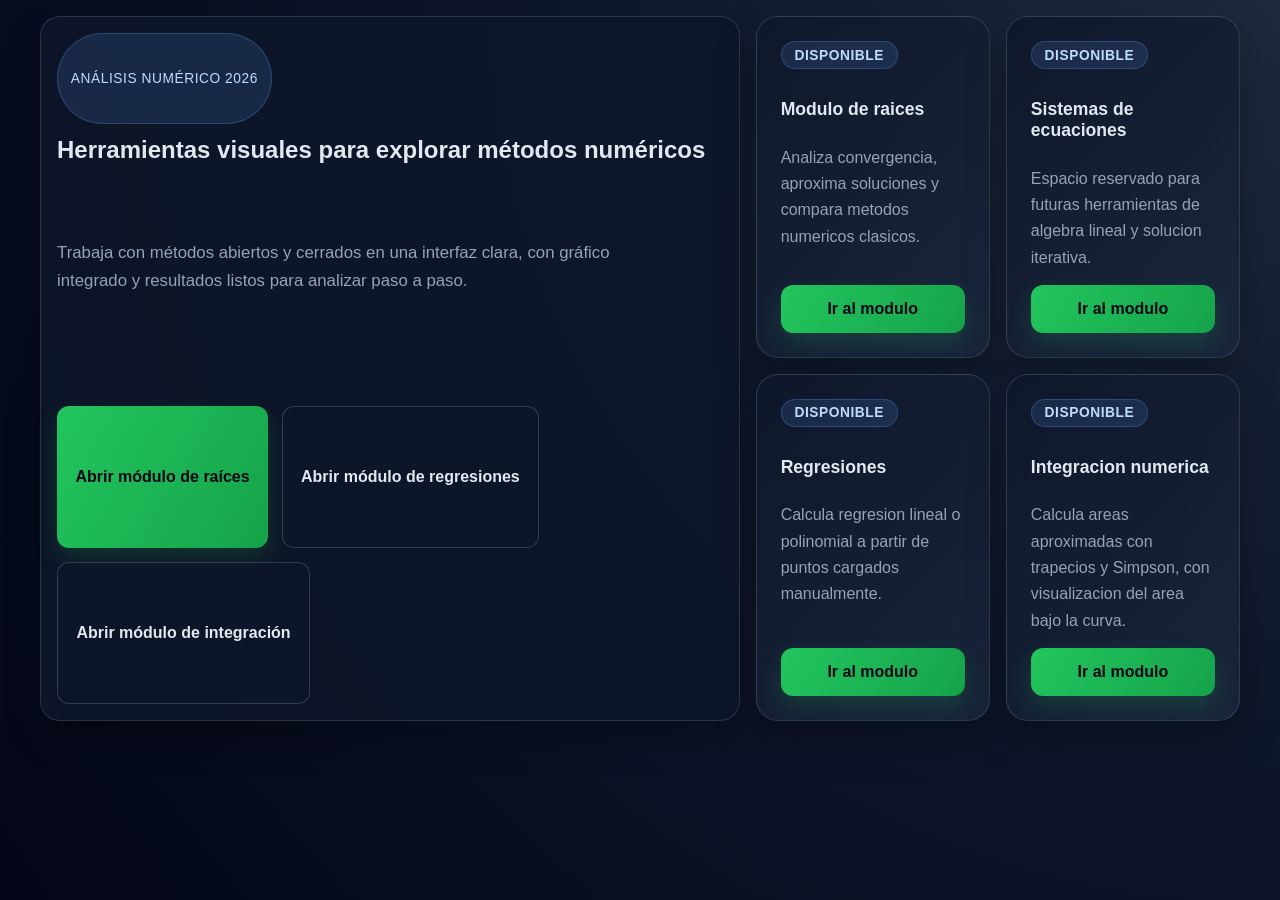
<file: Metodo Numerico/frontend/index.html>
<!DOCTYPE html>
<html lang="es">
<head>
    <meta charset="UTF-8">
    <meta name="viewport" content="width=device-width, initial-scale=1.0">
    <title>Analisis Numerico | Inicio</title>
    <link rel="stylesheet" href="./styles/styles.css">
</head>
<body class="home-body">

    <main class="home-layout">
        <section class="home-header">
            <div class="home-title-card">
                <p class="home-badge">Análisis Numérico 2026</p>
                <h1>Herramientas visuales para explorar métodos numéricos</h1>
                <p class="home-description">
                    Trabaja con métodos abiertos y cerrados en una interfaz clara, con gráfico integrado
                    y resultados listos para analizar paso a paso.
                </p>
            </div>

            <div class="home-actions">
                <a class="home-primary" href="./pages/raices.html">Abrir módulo de raíces</a>
                <a class="home-secondary" href="./pages/regresiones.html">Abrir módulo de regresiones</a>
                <a class="home-secondary" href="./pages/integracion.html">Abrir módulo de integración</a>
            </div>
        </section>

        <section class="home-modules" id="modulos">
        <article class="module-card module-card-active">
            <span class="module-state">Disponible</span>
            <h3>Modulo de raices</h3>
            <p>Analiza convergencia, aproxima soluciones y compara metodos numericos clasicos.</p>
            <a href="./pages/raices.html">Ir al modulo</a>
        </article>

        <article class="module-card module-card-active">
            <span class="module-state">Disponible</span>
            <h3>Sistemas de ecuaciones</h3>
            <p>Espacio reservado para futuras herramientas de algebra lineal y solucion iterativa.</p>
            <a href="./pages/sistEcuacion.html">Ir al modulo</a>
        </article>

        <article class="module-card module-card-active">
            <span class="module-state">Disponible</span>
            <h3>Regresiones</h3>
            <p>Calcula regresion lineal o polinomial a partir de puntos cargados manualmente.</p>
            <a href="./pages/regresiones.html">Ir al modulo</a>
        </article>

        <article class="module-card module-card-active">
            <span class="module-state">Disponible</span>
            <h3>Integracion numerica</h3>
            <p>Calcula areas aproximadas con trapecios y Simpson, con visualizacion del area bajo la curva.</p>
            <a href="./pages/integracion.html">Ir al modulo</a>
        </article>
    </section>
    </main>
</body>
</html>
</file>
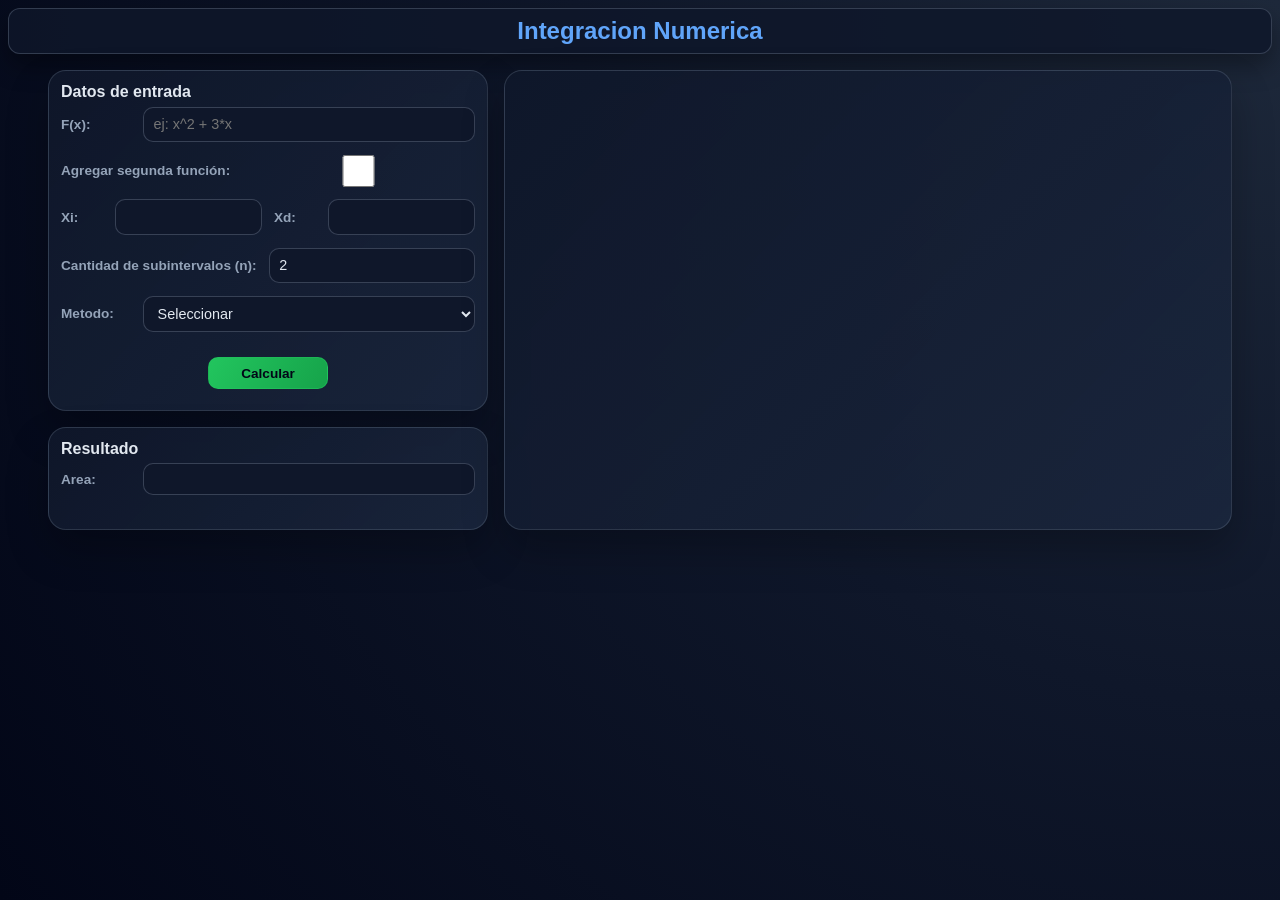
<file: Metodo Numerico/frontend/pages/integracion.html>
<!DOCTYPE html>
<html lang="es">
<head>
    <meta charset="UTF-8">
    <title>Integracion Numerica</title>
    <link rel="stylesheet" href="../styles/styles.css">
    <meta name="viewport" content="width=device-width,initial-scale=1">
</head>
<body>
    <nav>
        <ul>
            <li><a href="../index.html"><h1>Integracion Numerica</h1></a></li>
        </ul>
    </nav>

    <section class="integracion-layout">
        <div class="integracion-grid">
            <div class="card integracion-card">
                <h2>Datos de entrada</h2>

                <div class="integracion-row">
                    <label for="funcion-integracion">F(x):</label>
                    <input id="funcion-integracion" placeholder="ej: x^2 + 3*x">
                </div>
                
                <div class="integracion-row">
                    <label for="enable-funcion-2">Agregar segunda función:</label>
                    <input id="enable-funcion-2" type="checkbox" onchange="toggleFuncion2(this.checked)">
                </div>

                <div class="integracion-row" id="wrapper-funcion2" style="display: none;">
                    <label for="funcion2-integracion">G(x):</label>
                    <input id="funcion2-integracion" placeholder="ej: ln(x) o e^x">
                </div>
                <div class="integracion-row integracion-limits">
                    <div>
                        <label for="xi-integracion">Xi:</label>
                        <input id="xi-integracion" type="number" step="any">
                    </div>
                    <div>
                        <label for="xd-integracion">Xd:</label>
                        <input id="xd-integracion" type="number" step="any">
                    </div>
                </div>

                <div class="integracion-row">
                    <label for="n-integracion">Cantidad de subintervalos (n):</label>
                    <input id="n-integracion" type="number" min="1" value="2">
                </div>

                <div class="integracion-row">
                    <label for="metodo-integracion">Metodo:</label>
                    <select id="metodo-integracion">
                        <option value="">Seleccionar</option>
                        <option value="trapecios_simple">Trapecios simple</option>
                        <option value="trapecios_multiple">Trapecios multiple</option>
                        <option value="simpson_1_3_simple">Simpson 1/3 simple</option>
                        <option value="simpson_1_3_multiple">Simpson 1/3 multiple</option>
                        <option value="simpson_3_8">Simpson 3/8</option>
                        <option value="simpson_combinado">Simpson combinado</option>
                    </select>
                </div>

                <div class="button-grid">
                    <button id="calcular-integracion-btn" type="button" onclick="calcular_integracion()">Calcular</button>
                </div>
            </div>

            <div class="card integracion-card">
                <h2>Resultado</h2>

                <div class="integracion-row">
                    <label for="result-area-integracion">Area:</label>
                    <span class="result-value-large result-status" id="result-area-integracion"></span>
                </div>
            </div>
        </div>

        <div id="grafico-integracion"></div>
    </section>

    <script src="https://www.geogebra.org/apps/deployggb.js"></script>
    <script src="../js/main.js"></script>
</body>
</html>
</file>
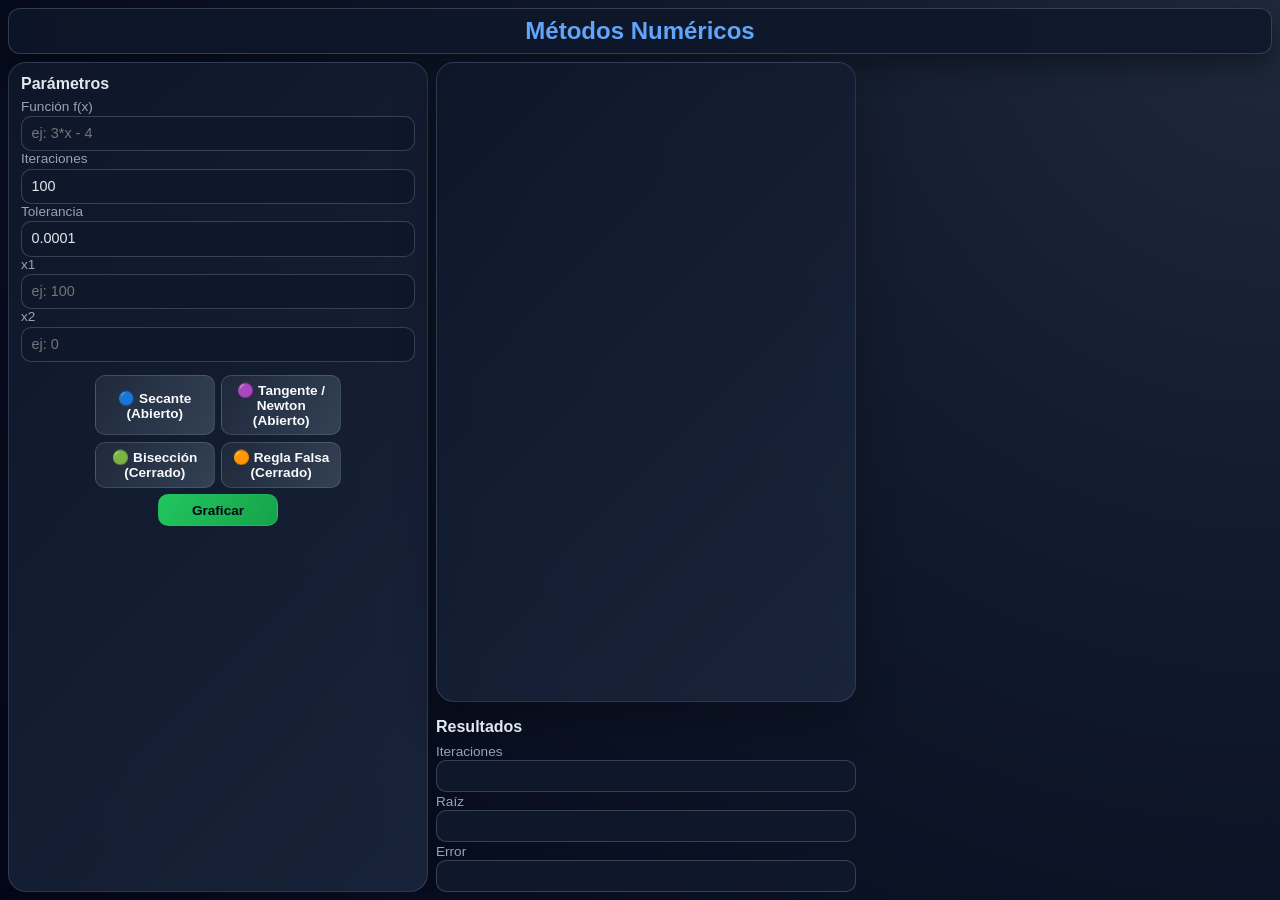
<file: Metodo Numerico/frontend/pages/raices.html>
<!DOCTYPE html>
<html lang="es">
    <head>
        <meta charset="UTF-8">
        <title>Métodos Numericos 2026</title>
        <link rel="stylesheet" href="../styles/styles.css">
        <meta name="viewport" content="width=device-width,initial-scale=1">
        <meta charset="utf-8"/>
    </head>

<body>
    <nav>
        <ul>
            <li><a href="./index.html"><h1>Métodos Numéricos</h1></a></li>
        </ul>
    </nav>
    <section class="pantalla_principal">
        <div class="card">

            <h2>Parámetros</h2>

            <label>Función f(x)</label>
            <input id="expr_str" placeholder="ej: 3*x - 4">

            <label>Iteraciones</label>
            <input id="iteraciones" type="number" value="100">

            <label>Tolerancia</label>
            <input id="tolerancia" value="0.0001">

            <label>x1</label>
            <input id="x1" placeholder="ej: 100">

            <label>x2</label>
            <input id="x2" placeholder="ej: 0">
             
           <div class="button-grid"> 
                      <div class="metodos-grid">
                        <button class="metodo-btn" onclick="seleccionarMetodo('secante', this)">
                            🔵 Secante (Abierto)
                        </button>
                        <button class="metodo-btn" onclick="seleccionarMetodo('tangente', this)">
                            🟣 Tangente / Newton (Abierto)
                        </button>
                        <button class="metodo-btn" onclick="seleccionarMetodo('biseccion', this)">
                            🟢 Bisección (Cerrado)
                        </button>
                        <button class="metodo-btn" onclick="seleccionarMetodo('regla_falsa', this)">
                            🟠 Regla Falsa (Cerrado)
                        </button>
                      </div>
                      <button id="graficar-btn" onclick="graficar_y_calcular()">Graficar</button>
            </div>
        </div>

        <div class="panel-derecho">
            <div id="grafico"></div>

            <div class="resultados">
                <h2>Resultados</h2>
                <label>Iteraciones</label>
                <span id="result-iteraciones" class="result-value"></span>
                <label>Raíz</label>
                <span id="result-raiz" class="result-value"></span>
                <label>Error</label>
                <span id="result-error" class="result-value"></span>
            </div>
        </div>
    </section>

    <script src="https://www.geogebra.org/apps/deployggb.js"></script>
    <script src="../js/main.js?v=20260513-1"></script>
</body>
</html>
</file>
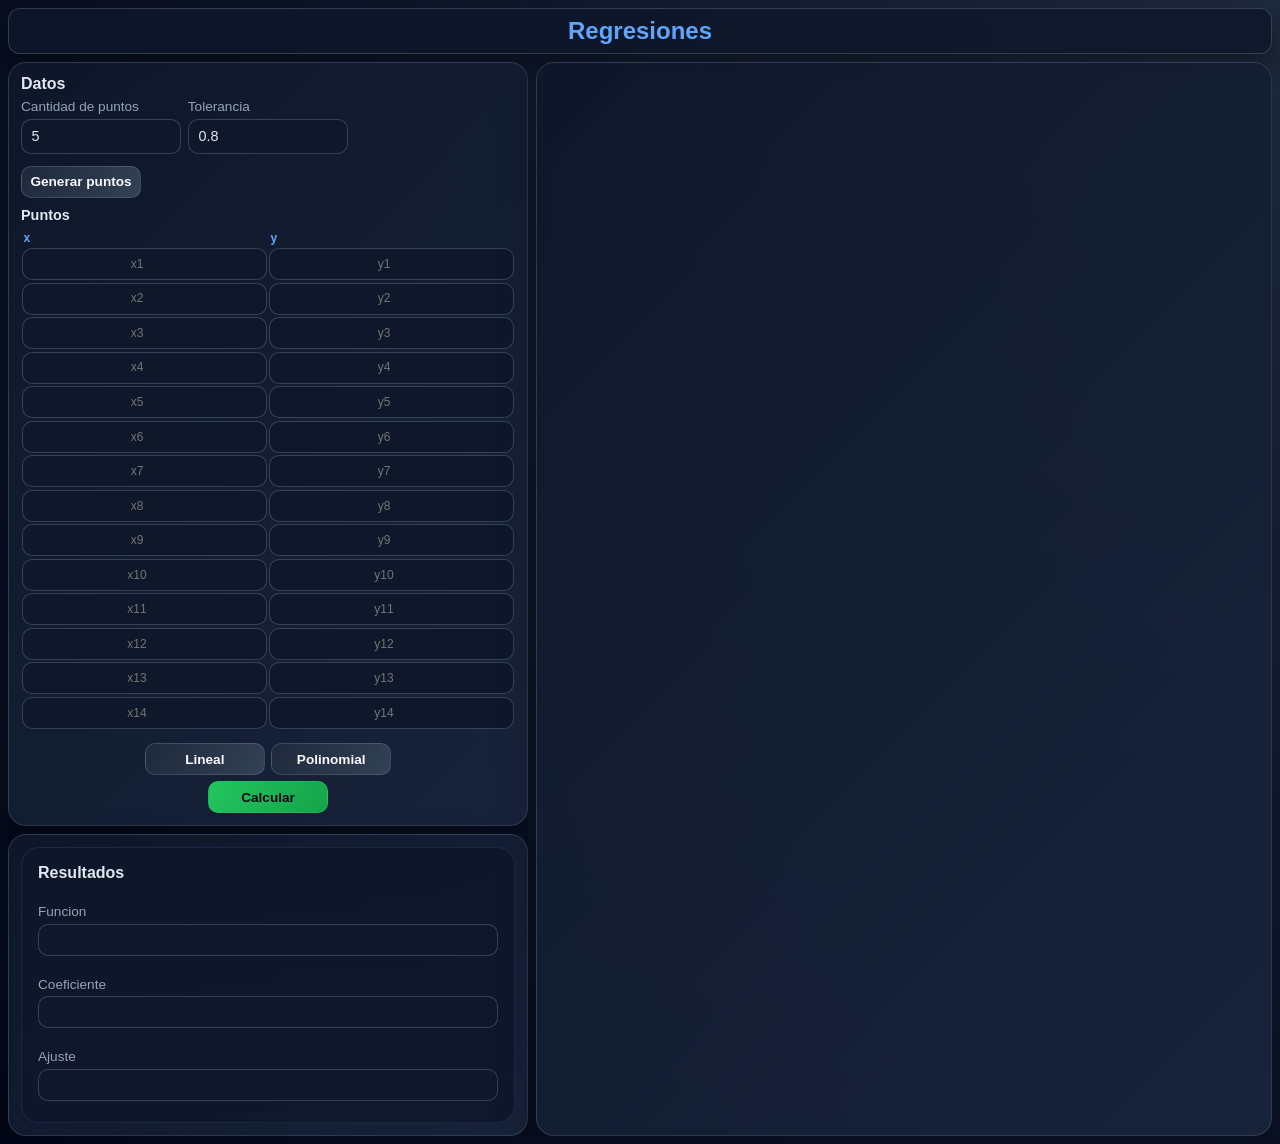
<file: Metodo Numerico/frontend/pages/regresiones.html>
<!DOCTYPE html>
<html lang="es">
<head>
    <meta charset="UTF-8">
    <title>Regresiones</title>
    <link rel="stylesheet" href="../styles/styles.css">
    <meta name="viewport" content="width=device-width,initial-scale=1">
</head>
<body>
    <nav>
        <ul>
            <li><a href="../index.html"><h1>Regresiones</h1></a></li>
        </ul>
    </nav>

    <section class="pantalla_principal regresion-layout">
        <div class="regresion-left-panel">
            <div class="card regresion-card">
                <h2>Datos</h2>

                <div class="form-grid regresion-form-grid">
                    <div>
                        <label>Cantidad de puntos</label>
                        <input id="cantidad-puntos" type="number" min="2" max="14" value="5">
                    </div>

                    <div>
                        <label>Tolerancia</label>
                        <input id="tolerancia-regresion" type="number" step="0.01" min="0" max="1" value="0.8">
                    </div>

                    <div id="grado-container" class="is-hidden">
                        <label>Grado</label>
                        <input id="grado-regresion" type="number" min="1" value="2">
                    </div>
                </div>

                <div class="optimize-row">
                    <button id="generar-puntos-btn" type="button">Generar puntos</button>
                </div>

                <h3>Puntos</h3>
                <div class="points-panel">
                    <table class="points-table">
                        <thead>
                            <tr>
                                <th>x</th>
                                <th>y</th>
                            </tr>
                        </thead>
                        <tbody>
                            <tr>
                                <td><input type="number" step="any" placeholder="x1"></td>
                                <td><input type="number" step="any" placeholder="y1"></td>
                            </tr>
                            <tr>
                                <td><input type="number" step="any" placeholder="x2"></td>
                                <td><input type="number" step="any" placeholder="y2"></td>
                            </tr>
                            <tr>
                                <td><input type="number" step="any" placeholder="x3"></td>
                                <td><input type="number" step="any" placeholder="y3"></td>
                            </tr>
                            <tr>
                                <td><input type="number" step="any" placeholder="x4"></td>
                                <td><input type="number" step="any" placeholder="y4"></td>
                            </tr>
                            <tr>
                                <td><input type="number" step="any" placeholder="x5"></td>
                                <td><input type="number" step="any" placeholder="y5"></td>
                            </tr>
                            <tr>
                                <td><input type="number" step="any" placeholder="x6"></td>
                                <td><input type="number" step="any" placeholder="y6"></td>
                            </tr>
                            <tr>
                                <td><input type="number" step="any" placeholder="x7"></td>
                                <td><input type="number" step="any" placeholder="y7"></td>
                            </tr>
                            <tr>
                                <td><input type="number" step="any" placeholder="x8"></td>
                                <td><input type="number" step="any" placeholder="y8"></td>
                            </tr>
                            <tr>
                                <td><input type="number" step="any" placeholder="x9"></td>
                                <td><input type="number" step="any" placeholder="y9"></td>
                            </tr>
                            <tr>
                                <td><input type="number" step="any" placeholder="x10"></td>
                                <td><input type="number" step="any" placeholder="y10"></td>
                            </tr>
                            <tr>
                                <td><input type="number" step="any" placeholder="x11"></td>
                                <td><input type="number" step="any" placeholder="y11"></td>
                            </tr>
                            <tr>
                                <td><input type="number" step="any" placeholder="x12"></td>
                                <td><input type="number" step="any" placeholder="y12"></td>
                            </tr>
                            <tr>
                                <td><input type="number" step="any" placeholder="x13"></td>
                                <td><input type="number" step="any" placeholder="y13"></td>
                            </tr>
                            <tr>
                                <td><input type="number" step="any" placeholder="x14"></td>
                                <td><input type="number" step="any" placeholder="y14"></td>
                            </tr>
                        </tbody>
                    </table>
                </div>

                <div class="button-grid">
                    <div class="metodos-grid regresion-metodos-grid">
                        <button class="metodo-btn" type="button" onclick="seleccionarRegresion('lineal', this)">Lineal</button>
                        <button class="metodo-btn" type="button" onclick="seleccionarRegresion('polinomial', this)">Polinomial</button>
                    </div>
                    <button id="calcular-regresion-btn" type="button" onclick="calcular_regresion()">Calcular</button>
                </div>
            </div>

            <div class="result card regresion-result-card">
                <div class="result-card">
                    <h2>Resultados</h2>
                    <div class="result-row">
                        <label>Funcion</label>
                        <span class="result-value-large" id="result-funcion-regresion"></span>
                    </div>
                    <div class="result-row">
                        <label>Coeficiente</label>
                        <span class="result-value-large" id="result-coeficiente-regresion"></span>
                    </div>
                    <div class="result-row">
                        <label>Ajuste</label>
                        <span class="result-value-large result-status" id="result-ajuste-regresion"></span>
                    </div>
                </div>
            </div>
        </div>

        <div class="regresion-right-panel">
            <div id="grafico-regresion"></div>
        </div>
    </section>

    <script src="https://www.geogebra.org/apps/deployggb.js"></script>
    <script src="../js/main.js"></script>
</body>
</html>
</file>
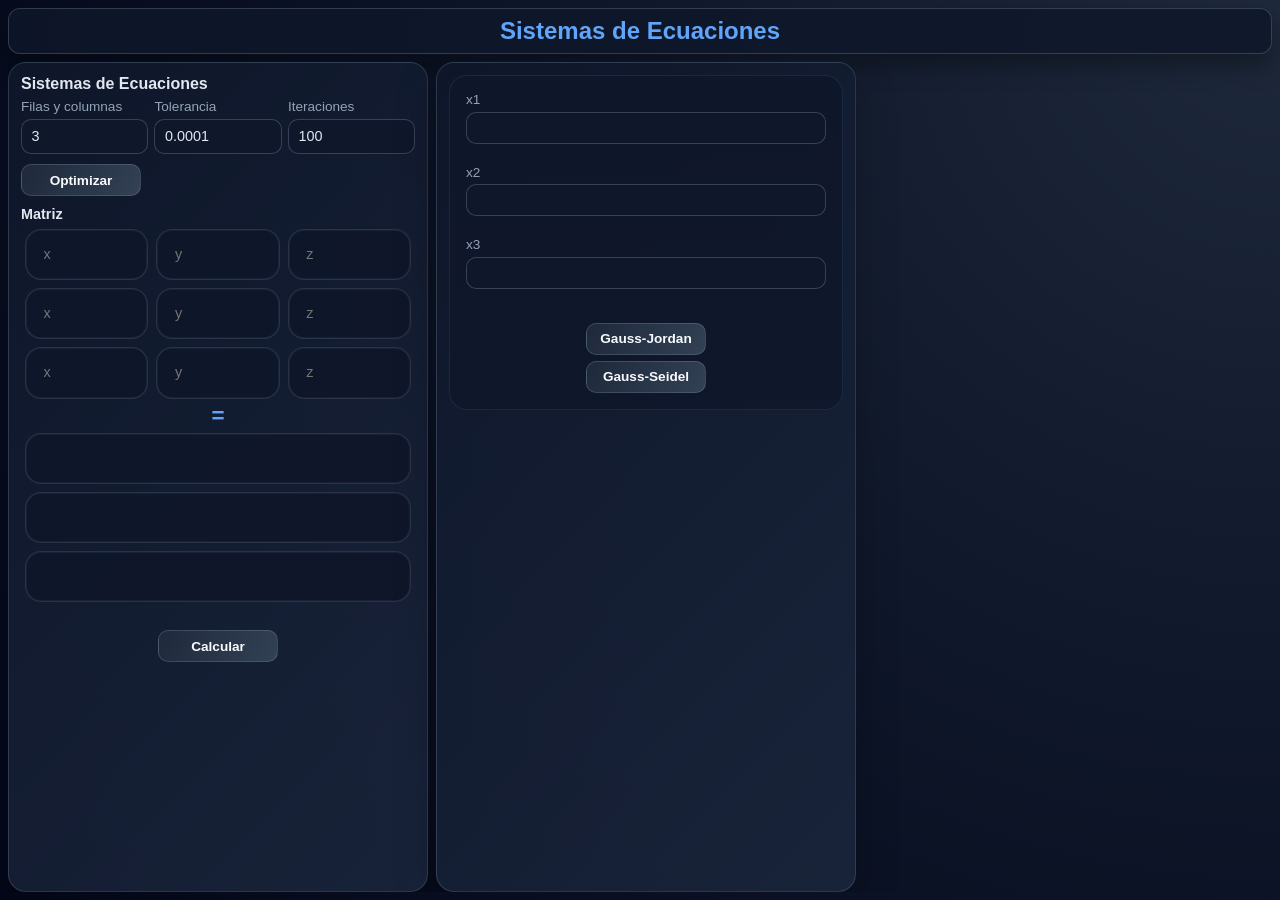
<file: Metodo Numerico/frontend/pages/sistEcuacion.html>
<!DOCTYPE html>
<html lang="es">
<head>
    <meta charset="UTF-8">
    <title>Sistemas de Ecuaciones</title>
    <link rel="stylesheet" href="../styles/styles.css">
    <meta name="viewport" content="width=device-width,initial-scale=1">
</head>
<body>
    <nav>
        <ul>
            <li><a href="./raices.html"><h1>Sistemas de Ecuaciones</h1></a></li>
        </ul>
    </nav>

    <section class="pantalla_principal">
        <div class="card">
            <h2>Sistemas de Ecuaciones</h2>

            <div class="form-grid">
                <div>
                    <label>Filas y columnas</label>
                    <input id="matrix-size" type="number" min="2" max="6" value="3">
                </div>

                <div>
                    <label>Tolerancia</label>
                    <input id="tolerancia" value="0.0001">
                </div>

                <div>
                    <label>Iteraciones</label>
                    <input id="iteraciones" type="number" value="100">
                </div>
            </div>

            <div class="optimize-row">
                <button id="optimizar-btn" >Optimizar</button>
            </div>

            <h3>Matriz</h3>
            <div class="matrix-panel">
                <table class="matrix-table">
                    <tbody>
                        <tr>
                            <td ><input placeholder="x" ></td>
                            <td><input placeholder="y" ></td>
                            <td><input placeholder="z"></td>
                        </tr>
                        <tr>
                            <td ><input placeholder="x" ></td>
                            <td><input placeholder="y" ></td>
                            <td><input placeholder="z" ></td>
                        </tr>
                        <tr>
                            <td><input placeholder="x" ></td>
                            <td><input placeholder="y" ></td>
                            <td><input placeholder="z" ></td>
                        </tr>
                    </tbody>
                </table>
                <div class="equals-sign">=</div>
                <table class="ti-table">
                    <tbody>
                        <tr><td><input ></td></tr>
                        <tr><td><input ></td></tr>
                        <tr><td><input ></td></tr>
                    </tbody>
                </table>
            </div>

            <div class="button-grid" style="margin-top: 1.5rem;">
                <button id="calcular-btn"onclick="calcular_sistema()">Calcular</button>
            </div>
        </div>

        <div class="result card" id="result-card">
            <div class="result-card" id="result-container">
                <div class="result-row">
                    <label>x1</label>
                    <span class="result-value-large" id="result-0"></span>
                </div>
                <div class="result-row">
                    <label>x2</label>
                    <span class="result-value-large" id="result-1"></span>
                </div>
                <div class="result-row">
                    <label>x3</label>
                    <span class="result-value-large" id="result-2"></span>
                </div>
                <div class="result-row is-hidden">
                    <label>Estado</label>
                    <span class="result-value-large result-status" id="result-estado"></span>
                </div>
                <div class="button-grid">
                    <button class="metodo-btn " onclick="seleccionarMetodo('gauss_jordan', this)">Gauss-Jordan</button>
                    <button class="metodo-btn " onclick="seleccionarMetodo('gauss_seidel', this)">Gauss-Seidel</button>
                </div>
            </div>
        </div>
    </section>
    <script src="../js/main.js"></script>
</body>
</html>
</file>
<file: Metodo Numerico/frontend/styles/styles.css>
* {
    margin: 0;
    padding: 0;
    box-sizing: border-box;
}

:root {
    --bg: #0f172a;
    --surface: #111827;
    --surface-soft: #1e293b;
    --text: #e2e8f0;
    --muted: #94a3b8;
    --accent: #60a5fa;
    --accent-dark: #3b82f6;
    --success: #22c55e;
    --success-dark: #16a34a;
    --danger: #f87171;
}

body {
    min-height: 100vh;
    font-family: "Inter", "Segoe UI", Roboto, Arial, sans-serif;
    color: var(--text);
    background: radial-gradient(circle at top right, #1e293b 0%, #0f172a 45%, #020617 100%);
    padding: 0.5rem;
    overflow-x: hidden;
    overflow-y: auto;
    display: flex;
    flex-direction: column;
}

.home-layout {
    width: 100%;
    max-width: 1200px;
    margin: 0 auto;
    display: flex;
    flex-direction: column;
    gap: 1.5rem;
}

.home-header {
    display: grid;
    gap: 1rem;
    padding: 1rem;
    background: rgba(15, 23, 42, 0.85);
    border: 1px solid rgba(148, 163, 184, 0.22);
    border-radius: 20px;
    box-shadow: 0 18px 35px rgba(0, 0, 0, 0.25);
}

.home-title-card {
    display: grid;
    gap: 0.75rem;
}

.home-modules {
    display: grid;
    grid-template-columns: repeat(auto-fit, minmax(240px, 1fr));
    gap: 1rem;
    width: 100%;
}

.module-card {
    background: linear-gradient(135deg, rgba(15, 23, 42, 0.95), rgba(27, 39, 62, 0.86));
    border: 1px solid rgba(148, 163, 184, 0.22);
    border-radius: 18px;
    padding: 1.2rem;
    box-shadow: 0 18px 35px rgba(0, 0, 0, 0.25);
    display: flex;
    flex-direction: column;
    gap: 0.8rem;
}

.module-state {
    align-self: flex-start;
    padding: 0.25rem 0.65rem;
    border-radius: 999px;
    background: rgba(34, 197, 94, 0.12);
    color: var(--success);
    font-size: 0.8rem;
    font-weight: 700;
}

.module-card h3 {
    margin: 0;
    font-size: 1.1rem;
}

.module-card p {
    color: var(--muted);
    line-height: 1.6;
}

.module-card a {
    margin-top: auto;
    color: var(--accent);
    text-decoration: none;
    font-weight: 700;
    transition: color 0.2s ease;
}

.module-card a:hover {
    color: var(--accent-dark);
}

/* titulo fondo*/
nav {
    background: rgba(15, 23, 42, 0.84);
    border: 1px solid rgba(148, 163, 184, 0.28);
    border-radius: 12px;
    box-shadow: 0 12px 25px rgba(0, 0, 0, 0.35);
    padding: 8px 12px;
    margin-bottom: 0.5rem;
    flex-shrink: 0;
}

/* titulo centrado*/
nav ul {
    list-style: none;
    display: flex;
    justify-content: center;
    align-items: center;
    gap: 16px;
    flex-wrap: wrap;
}

/* titulo*/
nav a {
    color: var(--accent);
    text-decoration: none;
    font-weight: 600;
    transition: color 0.2s ease, transform 0.2s ease;
}

/* todo horizontal*/
.pantalla_principal {
    display: grid;
    grid-template-columns: minmax(320px, 420px) minmax(320px, 420px);
    gap: 0.5rem;
    width: 100%;
    max-width: 100%;
    flex: 1;
    margin: 0 auto;
    align-items: stretch;
    justify-content: stretch;
    padding: 0;
    overflow: hidden;
}

/* encerrar cada sector */
.card,
#grafico,
#grafico-regresion,
#grafico-integracion {
    background: linear-gradient(135deg, rgba(15, 23, 42, 0.95), rgba(27, 39, 62, 0.86));
    border: 1px solid rgba(148, 163, 184, 0.22);
    border-radius: 18px;
    padding: 0.75rem;
    box-shadow: 0 20px 40px rgba(0, 0, 0, 0.25);
    overflow: hidden;
}

.card {
    display: flex;
    flex-direction: column;
    width: 100%;
    min-height: 0;
}

.panel-derecho {
    display: grid;
    grid-template-rows: minmax(420px, 1fr) auto;
    gap: 1rem;
    min-width: 0;
}


/* para q el grafico ocupe todo */
#grafico,
#grafico-regresion,
#grafico-integracion {
    display: flex;
    justify-content: center;
    align-items: center;
    padding: 0.3rem;
    min-height: 300px;
    flex: 1;
}
/* para q el grafico ocupe todo */
#grafico iframe,
#grafico canvas,
#grafico > div,
#grafico .applet_scaler,
#grafico .applet_scaler > div,
#grafico-regresion iframe,
#grafico-regresion canvas,
#grafico-regresion > div,
#grafico-regresion .applet_scaler,
#grafico-regresion .applet_scaler > div,
#grafico-integracion iframe,
#grafico-integracion canvas,
#grafico-integracion > div,
#grafico-integracion .applet_scaler,
#grafico-integracion .applet_scaler > div {
    width: 100%;
    height: 100%;
    max-width: 100%;
    max-height: 100%;
}

/* labels mas claritos */
label {
    font-size: 0.85rem;
    color: var(--muted);
    margin-bottom: 0.15rem;
}
/* inputs lindos */
input,
select,
.result-value {
    width: 100%;
    padding: 0.5rem 0.6rem;
    border-radius: 10px;
    border: 1px solid rgba(148, 163, 184, 0.3);
    background: #0f172a;
    color: var(--text);
    outline: none;
    transition: border-color 0.2s ease, box-shadow 0.2s ease;
    display: block;
    font-size: 0.9rem;
    line-height: 1.2;
    min-height: 2rem;
    box-sizing: border-box;
}

.card h2,
.resultados h2 {
    margin-bottom: 0.35rem;
    font-size: 1rem;
    margin-top: 0;
}

.card h3 {
    font-size: 0.9rem;
    margin: 0.3rem 0 0.2rem 0;
}
/* botones al lado */
.button-grid {
    display: flex;
    flex-direction: column;
    gap: 0.4rem;
    align-items: center;
    margin-top: 0.8rem;
}

.metodos-grid {
    display: grid;
    grid-template-columns: repeat(2, 120px);
    gap: 0.4rem;
}


/* botones de metodos */
button,
.metodo-btn {
    border-radius: 10px;
    border: 1px solid rgba(148, 163, 184, 0.25);
    padding: 0.4rem;
    font-weight: 700;
    color: #f8fafc;
    background: linear-gradient(120deg, #1e293b 0%, #334155 100%);
    cursor: pointer;
    transition: transform 0.2s ease, box-shadow 0.2s ease, background 0.2s ease;
    width: 120px;
    box-sizing: border-box;
    min-height: 2rem;
    display: flex;
    align-items: center;
    justify-content: center;
    font-size: 0.85rem;
}

/* al pararce en un boton se se ilumina */
button:hover,
.metodo-btn:hover {
    background: linear-gradient(120deg, #293949 0%, #475569 100%);
    transform: translateY(-1px);
    box-shadow: 0 8px 20px rgba(75, 85, 99, 0.4);
}

.metodo-btn.selected {
    background: linear-gradient(120deg, #0f172a 0%, #1e293b 100%);
    border-color: rgba(96, 165, 250, 0.8);
    box-shadow: 0 10px 25px rgba(56, 189, 248, 0.25);
    transform: translateY(0);
}

/* botonVerdeGraficar */
#graficar-btn { 
    background: linear-gradient(120deg, var(--success), var(--success-dark));
    border-color: rgba(34, 197, 94, 0.5);
    color: #020617;
    width: 120px;
    font-size: 0.85rem;
}

#calcular-regresion-btn {
    background: linear-gradient(120deg, var(--success), var(--success-dark));
    border-color: rgba(34, 197, 94, 0.5);
    color: #020617;
    width: 120px;
    font-size: 0.85rem;
}

#calcular-integracion-btn {
    background: linear-gradient(120deg, var(--success), var(--success-dark));
    border-color: rgba(34, 197, 94, 0.5);
    color: #020617;
    width: 120px;
    font-size: 0.85rem;
}

@media (max-width: 980px) {
    .pantalla_principal {
        grid-template-columns: 1fr;
    }

    .panel-derecho {
        grid-template-rows: minmax(320px, 420px) auto;
    }

    .button-grid {
        align-items: stretch;
    }

    .metodos-grid {
        grid-template-columns: 1fr;
    }

    .metodo-btn,
    #graficar-btn,
    #calcular-regresion-btn,
    #calcular-integracion-btn {
        width: 100%;
    }
}

@media (max-width: 620px) {
    .card,
    .resultados,
    #grafico,
    #grafico-regresion,
    #grafico-integracion {
        padding: 1rem;
    }

    #grafico,
    #grafico-regresion,
    #grafico-integracion {
        min-height: 300px;
    }
}

.home-body {
    display: flex;
    flex-direction: column;
    gap: 1.25rem;
    padding: 1rem;
}

.home-nav ul {
    justify-content: space-between;
}

.disabled-link {
    opacity: 0.55;
    pointer-events: none;
}

.home-layout {
    display: grid;
    grid-template-columns: minmax(0, 1.3fr) minmax(320px, 0.9fr);
    gap: 1rem;
    align-items: stretch;
}

.home-hero,
.home-panel-card,
.module-card {
    background: linear-gradient(135deg, rgba(15, 23, 42, 0.95), rgba(27, 39, 62, 0.86));
    border: 1px solid rgba(148, 163, 184, 0.22);
    border-radius: 22px;
    box-shadow: 0 20px 40px rgba(0, 0, 0, 0.25);
}

.home-hero {
    padding: 2.5rem;
    position: relative;
    overflow: hidden;
}

.home-hero::before {
    content: "";
    position: absolute;
    inset: auto -80px -80px auto;
    width: 220px;
    height: 220px;
    border-radius: 50%;
    background: radial-gradient(circle, rgba(96, 165, 250, 0.3) 0%, rgba(96, 165, 250, 0) 70%);
}

.home-badge,
.panel-label,
.module-state,
.module-state-muted {
    display: inline-flex;
    align-items: center;
    width: fit-content;
    border-radius: 999px;
    padding: 0.35rem 0.8rem;
    font-size: 0.86rem;
    letter-spacing: 0.04em;
    text-transform: uppercase;
}

.home-badge,
.module-state {
    background: rgba(96, 165, 250, 0.14);
    border: 1px solid rgba(96, 165, 250, 0.25);
    color: #bfdbfe;
}

.panel-label,
.module-state-muted {
    background: rgba(148, 163, 184, 0.12);
    border: 1px solid rgba(148, 163, 184, 0.25);
    color: var(--muted);
}

.home-hero h1 {
    font-size: clamp(2.4rem, 4vw, 4.6rem);
    line-height: 1.05;
    margin: 1rem 0;
    max-width: 12ch;
}

.home-description {
    color: var(--muted);
    font-size: 1.05rem;
    line-height: 1.7;
    max-width: 60ch;
}

.home-actions {
    display: flex;
    flex-wrap: wrap;
    gap: 0.85rem;
    margin-top: 2rem;
}

.home-actions a,
.panel-link,
.module-card a,
.module-disabled {
    min-height: 3rem;
    padding: 0.85rem 1.15rem;
    border-radius: 12px;
    text-decoration: none;
    font-weight: 700;
    display: inline-flex;
    align-items: center;
    justify-content: center;
}

.home-primary,
.panel-link,
.module-card-active a {
    color: #020617;
    background: linear-gradient(120deg, var(--success), var(--success-dark));
    box-shadow: 0 10px 24px rgba(34, 197, 94, 0.18);
}

.home-secondary {
    color: var(--text);
    border: 1px solid rgba(148, 163, 184, 0.28);
    background: rgba(15, 23, 42, 0.55);
}

.home-panel {
    display: flex;
}

.home-panel-card {
    padding: 1.8rem;
    display: flex;
    flex-direction: column;
    justify-content: space-between;
    width: 100%;
}

.home-panel-card h2,
.module-card h3 {
    margin: 1rem 0 0.7rem;
}

.home-panel-card p,
.module-card p {
    color: var(--muted);
    line-height: 1.65;
}

.home-modules {
    display: grid;
    grid-template-columns: repeat(2, minmax(0, 1fr));
    gap: 1rem;
}

.module-card {
    padding: 1.5rem;
    display: flex;
    flex-direction: column;
    gap: 0.85rem;
}

.module-disabled {
    color: var(--muted);
    border: 1px solid rgba(148, 163, 184, 0.22);
    background: rgba(15, 23, 42, 0.5);
    width: fit-content;
}

@media (max-width: 980px) {
    .home-layout,
    .home-modules {
        grid-template-columns: 1fr;
    }

    .home-nav ul {
        justify-content: center;
    }

    .home-hero {
        padding: 1.5rem;
    }
}

@media (max-width: 620px) {
    .home-body {
        padding: 0.8rem;
    }

    .home-hero h1 {
        font-size: 2.2rem;
    }

    .home-actions {
        flex-direction: column;
    }

    .home-actions a,
    .panel-link,
    .module-card a,
    .module-disabled {
        width: 100%;
    }
}

      /*inputs despues del =*/
        .matrix-table,
        .ti-table {
            width: 100%;
            border-collapse: collapse;
        }
        /*espaciado entre inputs*/
        .matrix-table td,
        .ti-table td {
            padding: 0.25rem;
            border: none;
            background: transparent;
        }
        .matrix-table input,
        .ti-table input {
            width: 100%;
            min-width: 0;
            padding: 1rem 1.1rem;
            border: 1px solid rgba(148, 163, 184, 0.2);
            border-radius: 16px;
            background: rgba(15, 23, 42, 0.95);
            color: var(--text);
            box-shadow: inset 0 0 0 1px rgba(148, 163, 184, 0.08);
        }
        .matrix-table input:focus,
        .ti-table input:focus {
            outline: none;
            box-shadow: 0 0 0 2px rgba(96, 165, 250, 0.16);
        }
   /* = */
        .equals-sign {
        display: flex;
        align-items: center;
        justify-content: center;
        font-size: 1.4rem;
        color: var(--accent);
        font-weight: 700;
        }
        /* fila de botones debajo de los inputs en result*/
        .toggle-row {
            display: flex;
            gap: 0.75rem;
            justify-content: space-between;
        }
            /* para que los botones de la fila de toggle se ajusten al espacio disponible */           
        .toggle-row button {
            width: auto;
            flex: 1;
            height: 30px;        
        }
      /* resultado */
        .result-card {
            background: linear-gradient(180deg, rgba(15, 23, 42, 0.96), rgba(15, 23, 42, 0.9));
            border: 1px solid rgba(96, 165, 250, 0.12);
            border-radius: 18px;
            padding: 1rem;
            display: grid;
            gap: 1rem;
            width: min(400px, 100%);
        }

        .result-status {
            font-size: 1rem;
            font-weight: 700;
        }

        .result-status.status-ok {
            color: #22c55e;
        }

        .result-status.status-error {
            color: #f87171;
        }

        .is-hidden {
            display: none !important;
        }
/*input en una misma fila*/
.form-grid {
    display: grid;
    grid-template-columns: repeat(3, minmax(0, 1fr));
    gap: 0.4rem;
    align-items: end;
    margin-bottom: 0.3rem;
}
/*input en una misma fila*/
.form-grid > div {
    display: flex;
    flex-direction: column;
    gap: 0.2rem;
}
/*input en una misma fila*/
.optimize-row {
    margin-top: 0.3rem;
    margin-bottom: 0.3rem;
    display: flex;
    justify-content: flex-start;
}
/*boton optimizar*/
.optimize-row .metodo-btn {
    width: auto;
    min-width: 50px;
}

.regresion-layout {
    grid-template-columns: minmax(360px, 520px) 1fr;
    max-width: 1400px;
}

.regresion-left-panel {
    display: grid;
    grid-template-rows: 1fr auto;
    gap: 0.5rem;
    min-height: 100%;
    overflow-y: auto;
}

.regresion-card {
    width: 100%;
    min-height: 0;
    overflow-y: auto;
}

.regresion-form-grid {
    grid-template-columns: repeat(3, minmax(0, 1fr));
    gap: 0.4rem;
    margin-bottom: 0.4rem;
}

.points-panel {
    margin-top: 0.3rem;
    overflow-x: auto;
    overflow-y: auto;
}

.points-table {
    width: 100%;
    border-collapse: collapse;
}

.points-table th {
    color: var(--accent);
    font-size: 0.75rem;
    padding: 0 0.15rem 0.1rem;
    text-align: left;
}

.points-table td {
    padding: 0.08rem;
}

.points-table input {
    min-width: 50px;
    text-align: center;
    font-size: 0.75rem;
    padding: 0.2rem 0.2rem;
}

.regresion-metodos-grid {
    grid-template-columns: repeat(2, minmax(0, 120px));
}

.regresion-result-card .result-card {
    width: 100%;
}

.regresion-right-panel {
    display: flex;
    justify-content: center;
    align-items: stretch;
    min-height: 100%;
}

.result-row {
    display: grid;
    gap: 0.15rem;
    margin-bottom: 0.3rem;
}

.result-value-large {
    min-height: 2rem;
    width: 100%;
    padding: 0.5rem 0.6rem;
    border-radius: 10px;
    border: 1px solid rgba(148, 163, 184, 0.3);
    background: #0f172a;
    color: var(--text);
    overflow-wrap: anywhere;
    font-size: 0.85rem;
}

@media (max-width: 980px) {
    .regresion-layout {
        grid-template-columns: 1fr;
    }

    .regresion-left-panel {
        grid-template-rows: auto auto;
    }

    .regresion-formgrid {
        grid-template-columns: 1fr;
    }

    .regresion-metodos-grid {
        grid-template-columns: 1fr;
    }
}

.integracion-layout {
    display: grid;
    grid-template-columns: minmax(320px, 440px) 1fr;
    gap: 1rem;
    width: 100%;
    max-width: 1200px;
    margin: 0 auto;
    padding: 0.5rem;
    align-items: stretch;
}

.integracion-grid {
    display: grid;
    grid-template-rows: auto auto;
    gap: 1rem;
    align-items: stretch;
    min-height: 0;
}

.integracion-card {
    width: 100%;
    min-height: 0;
    display: flex;
    flex-direction: column;
    justify-content: flex-start;
}

.integracion-row {
    display: grid;
    grid-template-columns: minmax(70px, auto) 1fr;
    gap: 0.75rem;
    align-items: center;
    margin-bottom: 0.8rem;
}

.integracion-row label {
    margin-bottom: 0;
    font-weight: 700;
}

.integracion-limits {
    grid-template-columns: repeat(2, minmax(0, 1fr));
}

.integracion-limits > div {
    display: grid;
    grid-template-columns: 44px 1fr;
    gap: 0.65rem;
    align-items: center;
}

#grafico-integracion {
    min-height: 100%;
    min-height: 460px;
    height: auto;
    align-self: stretch;
}

@media (max-width: 980px) {
    .integracion-layout {
        grid-template-columns: 1fr;
    }

    .integracion-grid,
    .integracion-row,
    .integracion-limits {
        grid-template-columns: 1fr;
    }

    .integracion-limits > div {
        grid-template-columns: 1fr;
    }
}
</file>
